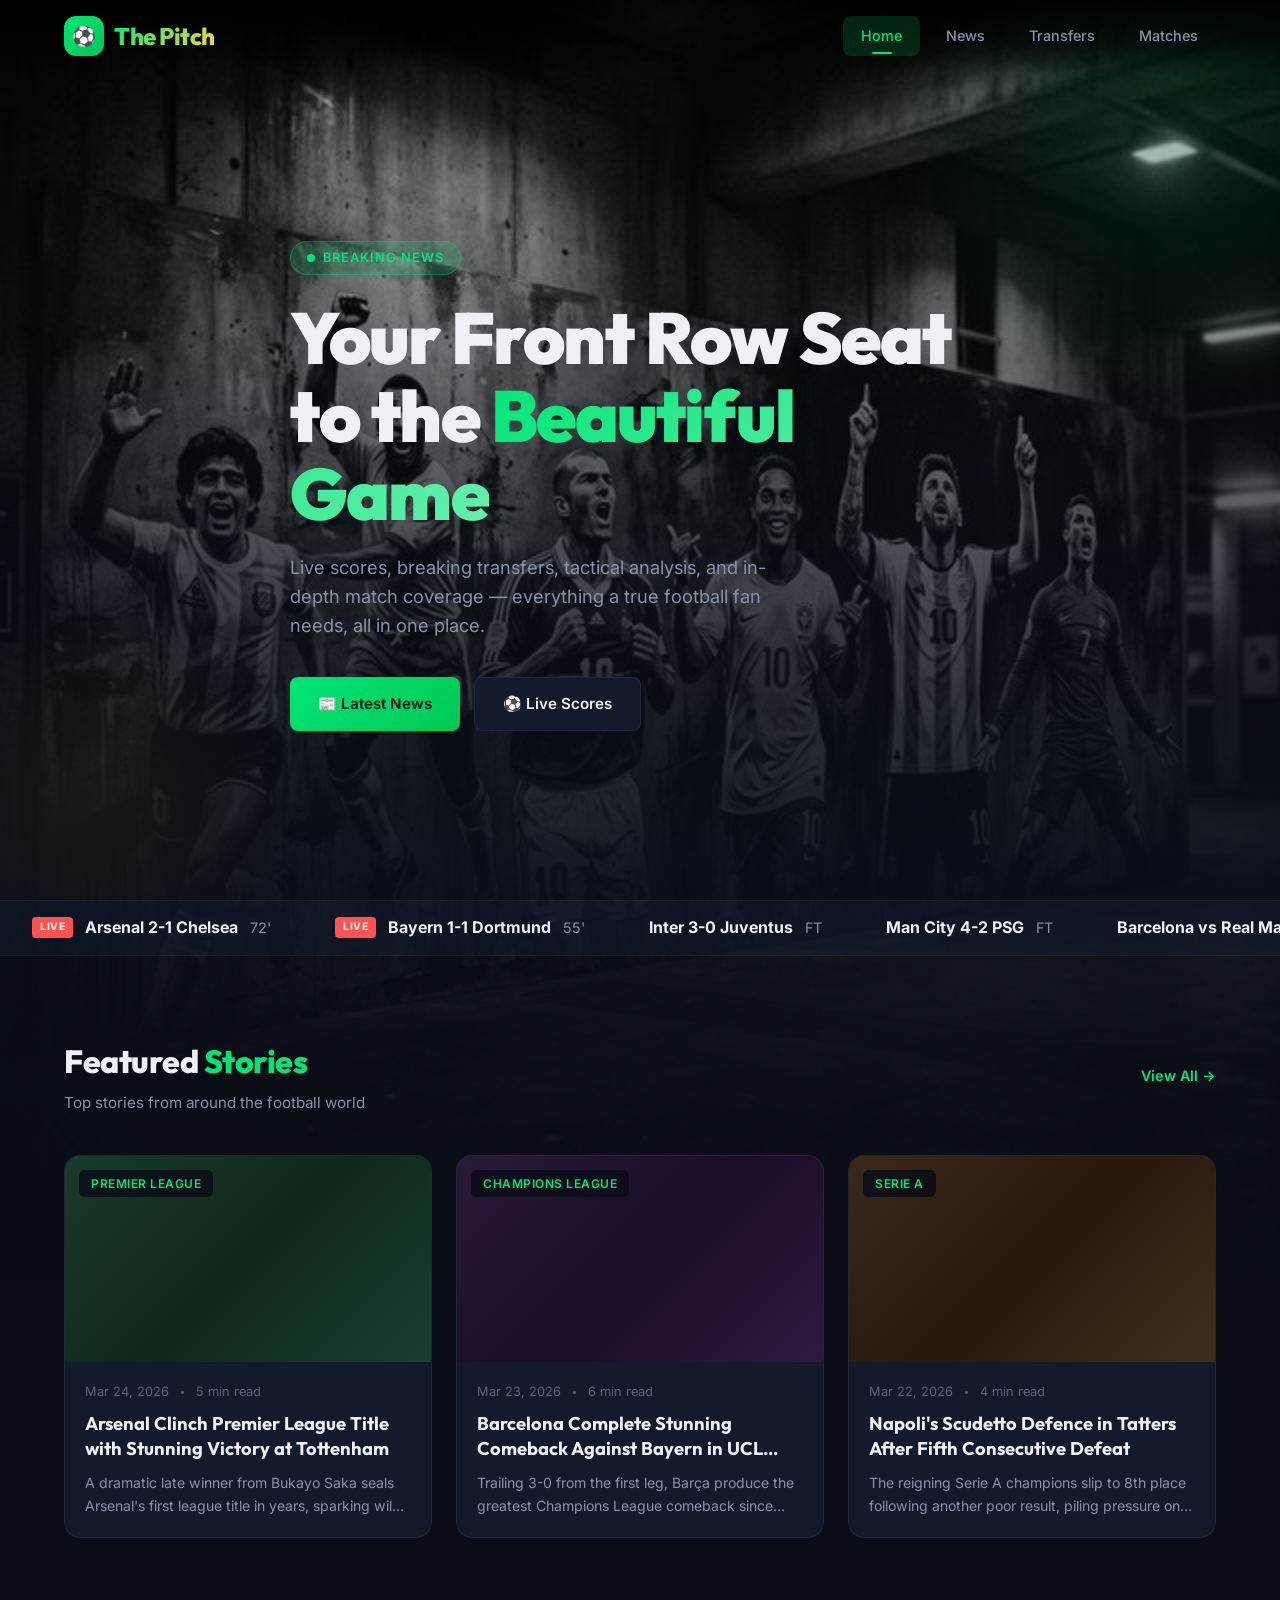
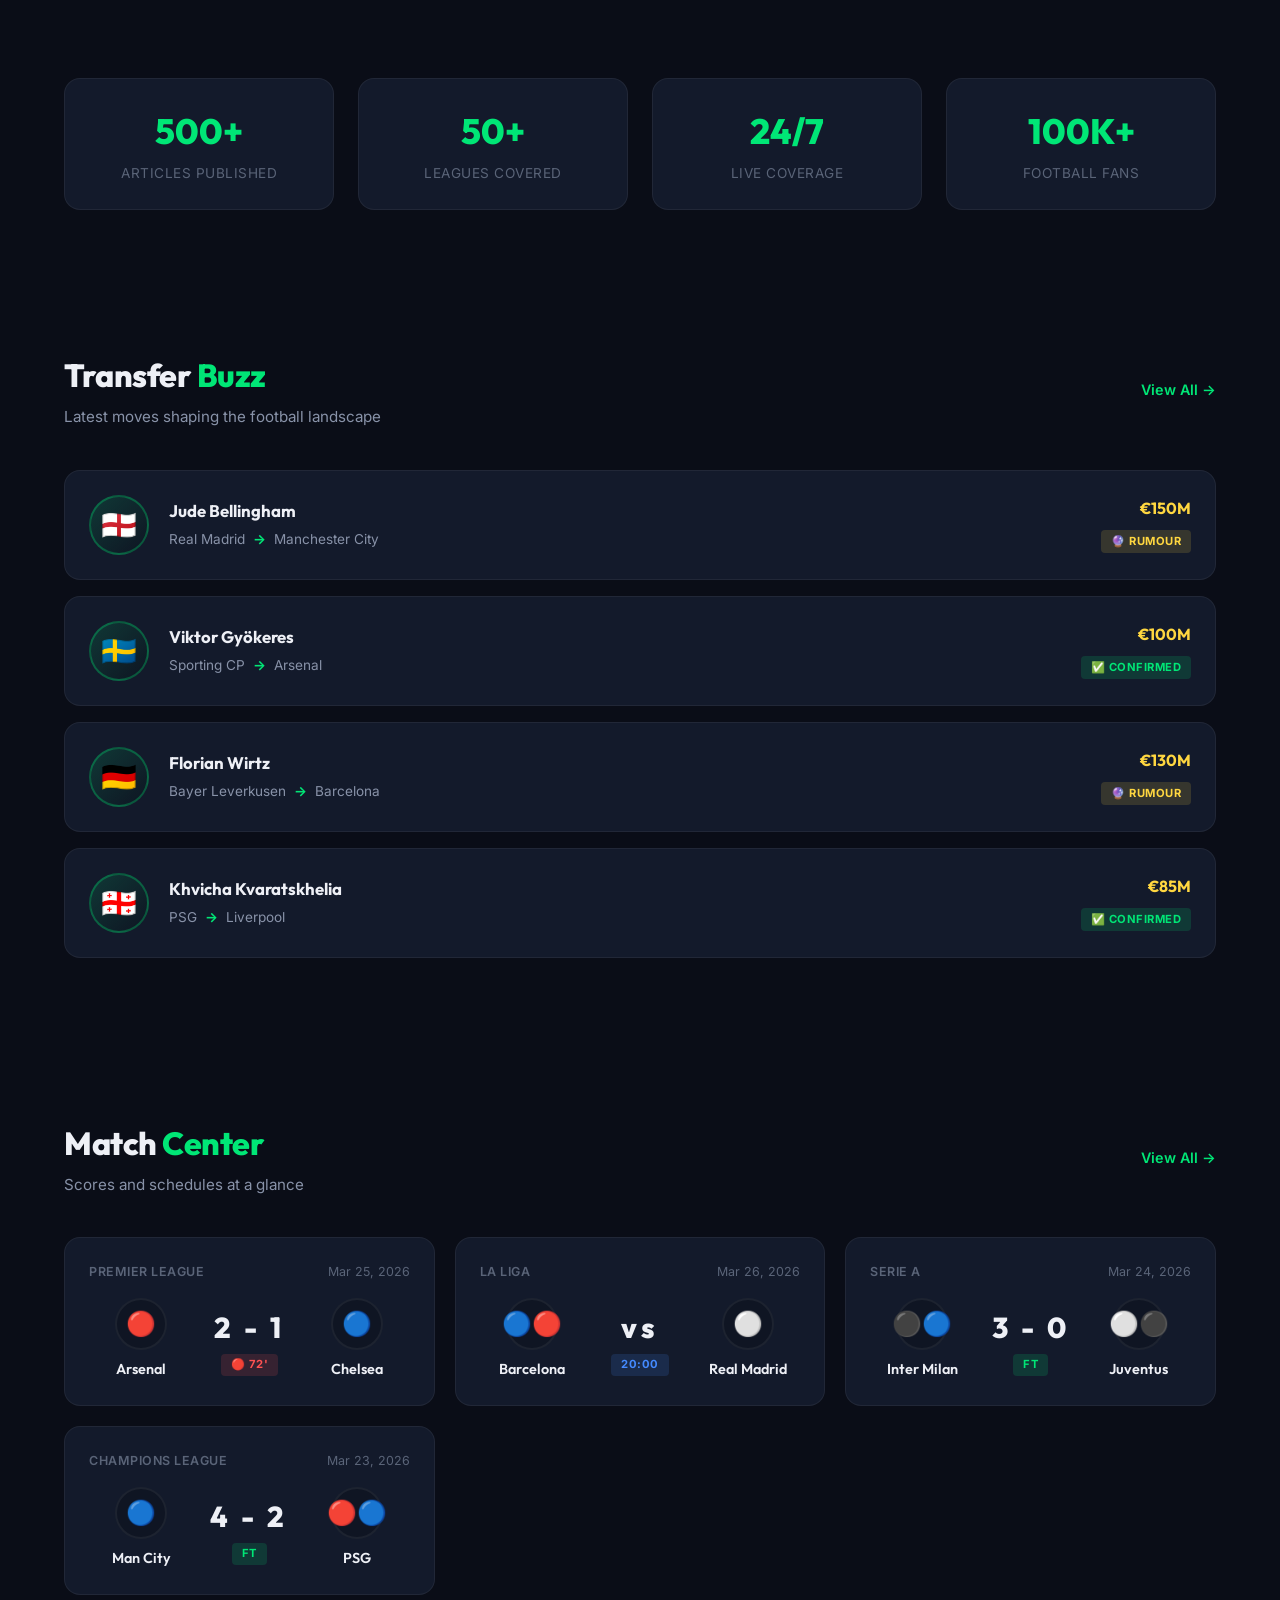
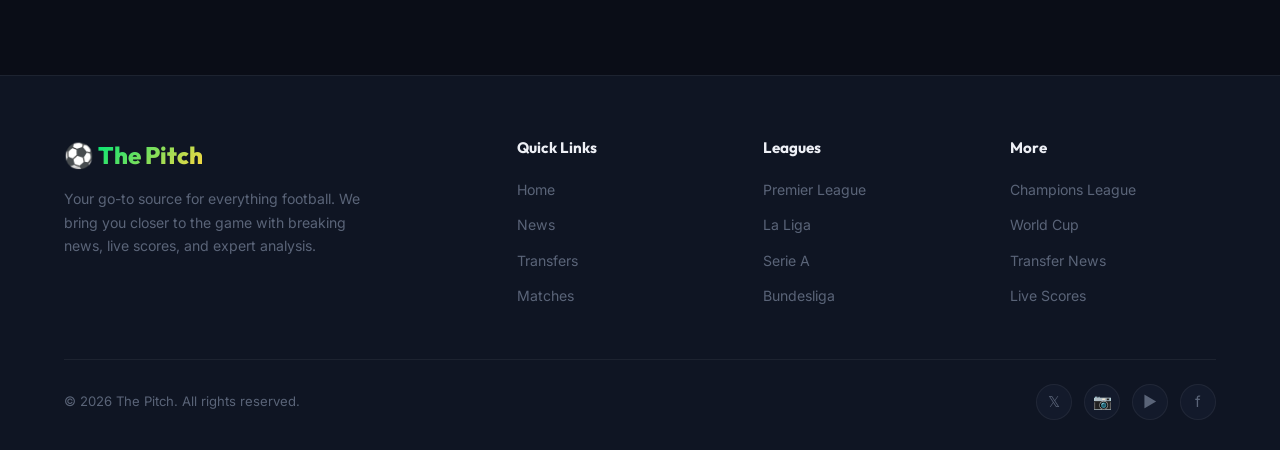
<file: index.html>
<!DOCTYPE html>
<html lang="en">
<head>
  <meta charset="UTF-8">
  <meta name="viewport" content="width=device-width, initial-scale=1.0">
  <meta name="description" content="The Pitch - Your ultimate football destination for live match updates, breaking news, transfer rumours, and everything from the beautiful game.">
  <title>The Pitch — Football News, Transfers & Match Updates</title>
  <link rel="stylesheet" href="css/styles.css">
  <link rel="icon" href="data:image/svg+xml,<svg xmlns='http://www.w3.org/2000/svg' viewBox='0 0 100 100'><text y='.9em' font-size='90'>⚽</text></svg>">
</head>
<body>
  <!-- Navigation -->
  <nav class="navbar" id="navbar">
    <div class="container">
      <a href="index.html" class="nav-logo">
        <div class="logo-icon">⚽</div>
        <span>The Pitch</span>
      </a>
      <div class="nav-links" id="navLinks">
        <a href="index.html" class="active">Home</a>
        <a href="news.html">News</a>
        <a href="transfers.html">Transfers</a>
        <a href="matches.html">Matches</a>
      </div>
      <button class="hamburger" id="hamburger" aria-label="Toggle menu">
        <span></span><span></span><span></span>
      </button>
    </div>
  </nav>

  <!-- Hero Section -->
  <section class="hero" id="hero">
    <div class="container">
      <div class="hero-content">
        <div class="hero-badge">
          <span class="pulse-dot"></span>
          Breaking News
        </div>
        <h1>Your Front Row Seat to the <span class="highlight">Beautiful Game</span></h1>
        <p>Live scores, breaking transfers, tactical analysis, and in-depth match coverage — everything a true football fan needs, all in one place.</p>
        <div class="hero-actions">
          <a href="news.html" class="btn btn-primary">📰 Latest News</a>
          <a href="matches.html" class="btn btn-secondary">⚽ Live Scores</a>
        </div>
      </div>
    </div>
  </section>

  <!-- Live Ticker -->
  <div class="live-ticker">
    <div class="ticker-wrap" id="ticker">
      <!-- Ticker items rendered by JS -->
    </div>
  </div>

  <!-- Featured Articles -->
  <section class="section" id="featured">
    <div class="container">
      <div class="section-header reveal">
        <div>
          <h2 class="section-title">Featured <span class="accent">Stories</span></h2>
          <p class="section-subtitle">Top stories from around the football world</p>
        </div>
        <a href="news.html" class="view-all">View All →</a>
      </div>
      <div class="card-grid" id="featuredGrid">
        <!-- Cards rendered by JS -->
      </div>
    </div>
  </section>

  <!-- Stats Bar -->
  <section class="section" style="padding: 20px 0;">
    <div class="container">
      <div class="stats-bar reveal">
        <div class="stat-item">
          <div class="stat-number">500+</div>
          <div class="stat-label">Articles Published</div>
        </div>
        <div class="stat-item">
          <div class="stat-number">50+</div>
          <div class="stat-label">Leagues Covered</div>
        </div>
        <div class="stat-item">
          <div class="stat-number">24/7</div>
          <div class="stat-label">Live Coverage</div>
        </div>
        <div class="stat-item">
          <div class="stat-number">100K+</div>
          <div class="stat-label">Football Fans</div>
        </div>
      </div>
    </div>
  </section>

  <!-- Transfer Buzz -->
  <section class="section" id="transferBuzz">
    <div class="container">
      <div class="section-header reveal">
        <div>
          <h2 class="section-title">Transfer <span class="accent">Buzz</span></h2>
          <p class="section-subtitle">Latest moves shaping the football landscape</p>
        </div>
        <a href="transfers.html" class="view-all">View All →</a>
      </div>
      <div class="transfer-list" id="homeTransfers">
        <!-- Transfer cards rendered by JS -->
      </div>
    </div>
  </section>

  <!-- Upcoming Matches -->
  <section class="section" id="upcomingMatches">
    <div class="container">
      <div class="section-header reveal">
        <div>
          <h2 class="section-title">Match <span class="accent">Center</span></h2>
          <p class="section-subtitle">Scores and schedules at a glance</p>
        </div>
        <a href="matches.html" class="view-all">View All →</a>
      </div>
      <div class="match-grid" id="homeMatches">
        <!-- Match cards rendered by JS -->
      </div>
    </div>
  </section>

  <!-- Footer -->
  <footer class="footer">
    <div class="container">
      <div class="footer-grid">
        <div class="footer-brand">
          <div class="footer-logo">⚽ <span>The Pitch</span></div>
          <p>Your go-to source for everything football. We bring you closer to the game with breaking news, live scores, and expert analysis.</p>
        </div>
        <div class="footer-col">
          <h4>Quick Links</h4>
          <ul>
            <li><a href="index.html">Home</a></li>
            <li><a href="news.html">News</a></li>
            <li><a href="transfers.html">Transfers</a></li>
            <li><a href="matches.html">Matches</a></li>
          </ul>
        </div>
        <div class="footer-col">
          <h4>Leagues</h4>
          <ul>
            <li><a href="news.html">Premier League</a></li>
            <li><a href="news.html">La Liga</a></li>
            <li><a href="news.html">Serie A</a></li>
            <li><a href="news.html">Bundesliga</a></li>
          </ul>
        </div>
        <div class="footer-col">
          <h4>More</h4>
          <ul>
            <li><a href="news.html">Champions League</a></li>
            <li><a href="news.html">World Cup</a></li>
            <li><a href="transfers.html">Transfer News</a></li>
            <li><a href="matches.html">Live Scores</a></li>
          </ul>
        </div>
      </div>
      <div class="footer-bottom">
        <p>© 2026 The Pitch. All rights reserved.</p>
        <div class="social-links">
          <a href="#" aria-label="Twitter">𝕏</a>
          <a href="#" aria-label="Instagram">📷</a>
          <a href="#" aria-label="YouTube">▶</a>
          <a href="#" aria-label="Facebook">f</a>
        </div>
      </div>
    </div>
  </footer>

  <script src="js/app.js"></script>
</body>
</html>
</file>
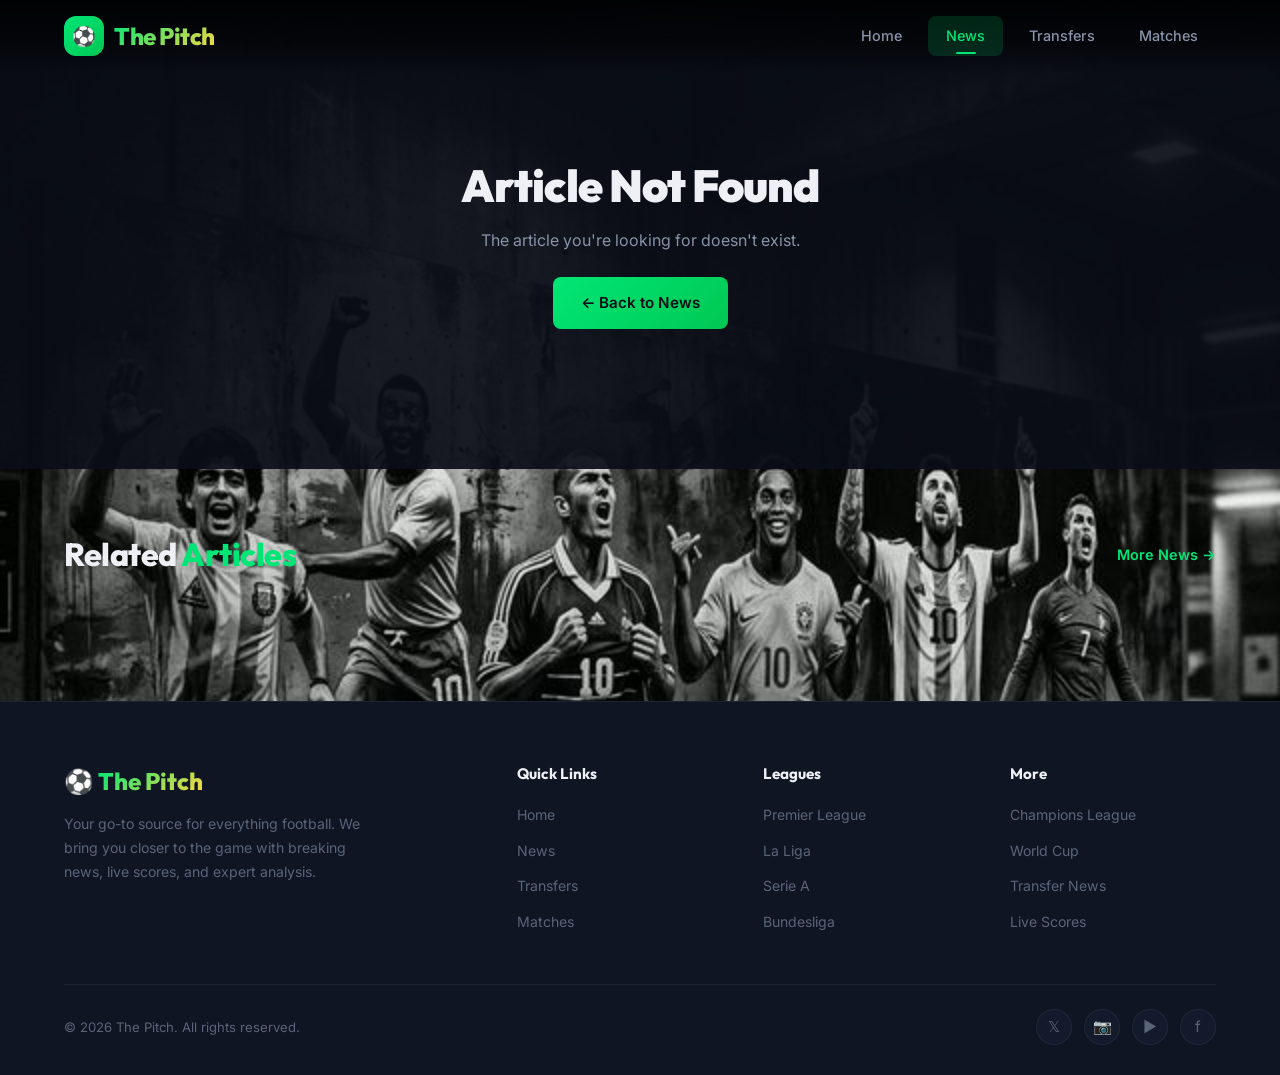
<file: article.html>
<!DOCTYPE html>
<html lang="en">
<head>
  <meta charset="UTF-8">
  <meta name="viewport" content="width=device-width, initial-scale=1.0">
  <meta name="description" content="Read the full article on The Pitch — your ultimate football news destination.">
  <title>Article — The Pitch</title>
  <link rel="stylesheet" href="css/styles.css">
  <link rel="icon" href="data:image/svg+xml,<svg xmlns='http://www.w3.org/2000/svg' viewBox='0 0 100 100'><text y='.9em' font-size='90'>⚽</text></svg>">
</head>
<body>
  <!-- Navigation -->
  <nav class="navbar" id="navbar">
    <div class="container">
      <a href="index.html" class="nav-logo">
        <div class="logo-icon">⚽</div>
        <span>The Pitch</span>
      </a>
      <div class="nav-links" id="navLinks">
        <a href="index.html">Home</a>
        <a href="news.html" class="active">News</a>
        <a href="transfers.html">Transfers</a>
        <a href="matches.html">Matches</a>
      </div>
      <button class="hamburger" id="hamburger" aria-label="Toggle menu">
        <span></span><span></span><span></span>
      </button>
    </div>
  </nav>

  <!-- Article Content -->
  <section class="section" style="padding-top: 100px;">
    <div class="container">
      <div class="article-content" id="articleContent">
        <!-- Rendered by JS based on URL params -->
      </div>
    </div>
  </section>

  <!-- Related Articles -->
  <section class="related-section">
    <div class="container">
      <div class="section-header">
        <div>
          <h2 class="section-title">Related <span class="accent">Articles</span></h2>
        </div>
        <a href="news.html" class="view-all">More News →</a>
      </div>
      <div class="card-grid" id="relatedGrid">
        <!-- Rendered by JS -->
      </div>
    </div>
  </section>

  <!-- Footer -->
  <footer class="footer">
    <div class="container">
      <div class="footer-grid">
        <div class="footer-brand">
          <div class="footer-logo">⚽ <span>The Pitch</span></div>
          <p>Your go-to source for everything football. We bring you closer to the game with breaking news, live scores, and expert analysis.</p>
        </div>
        <div class="footer-col">
          <h4>Quick Links</h4>
          <ul>
            <li><a href="index.html">Home</a></li>
            <li><a href="news.html">News</a></li>
            <li><a href="transfers.html">Transfers</a></li>
            <li><a href="matches.html">Matches</a></li>
          </ul>
        </div>
        <div class="footer-col">
          <h4>Leagues</h4>
          <ul>
            <li><a href="news.html">Premier League</a></li>
            <li><a href="news.html">La Liga</a></li>
            <li><a href="news.html">Serie A</a></li>
            <li><a href="news.html">Bundesliga</a></li>
          </ul>
        </div>
        <div class="footer-col">
          <h4>More</h4>
          <ul>
            <li><a href="news.html">Champions League</a></li>
            <li><a href="news.html">World Cup</a></li>
            <li><a href="transfers.html">Transfer News</a></li>
            <li><a href="matches.html">Live Scores</a></li>
          </ul>
        </div>
      </div>
      <div class="footer-bottom">
        <p>© 2026 The Pitch. All rights reserved.</p>
        <div class="social-links">
          <a href="#" aria-label="Twitter">𝕏</a>
          <a href="#" aria-label="Instagram">📷</a>
          <a href="#" aria-label="YouTube">▶</a>
          <a href="#" aria-label="Facebook">f</a>
        </div>
      </div>
    </div>
  </footer>

  <script src="js/app.js"></script>
</body>
</html>
</file>
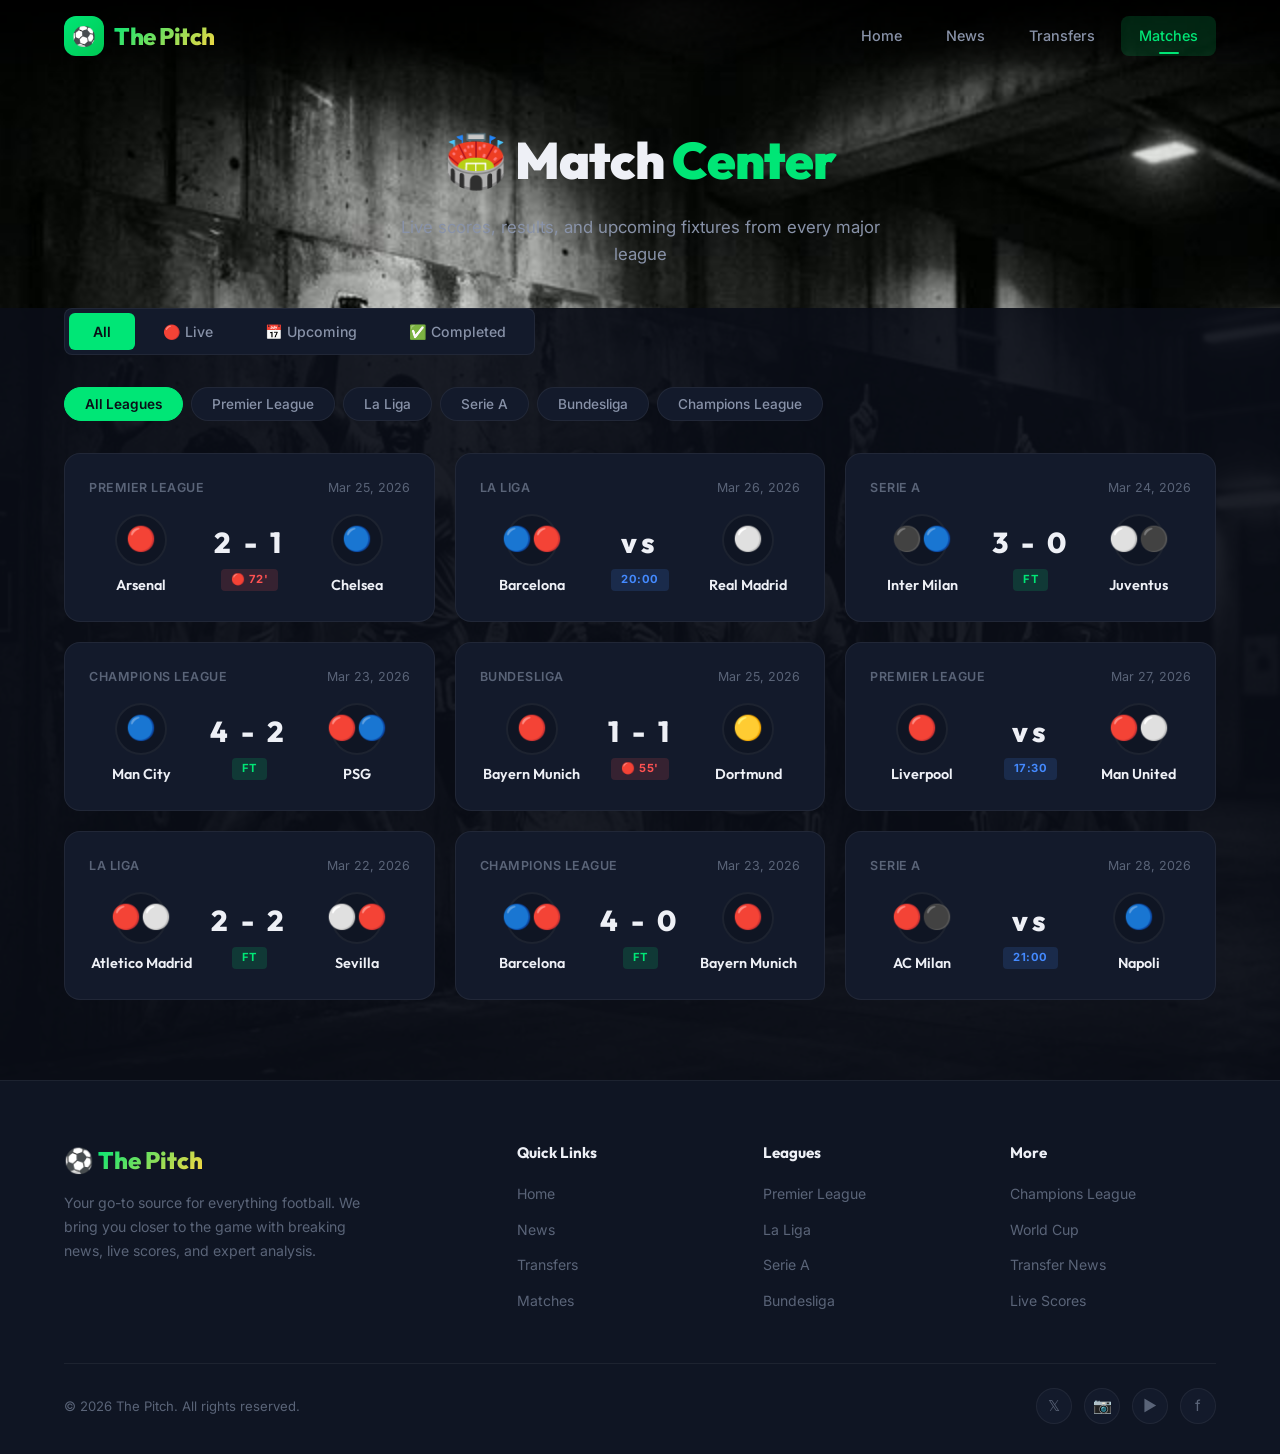
<file: matches.html>
<!DOCTYPE html>
<html lang="en">
<head>
  <meta charset="UTF-8">
  <meta name="viewport" content="width=device-width, initial-scale=1.0">
  <meta name="description" content="Live football scores, match results, and upcoming fixtures. Track every game across all major leagues with The Pitch.">
  <title>Match Center — The Pitch</title>
  <link rel="stylesheet" href="css/styles.css">
  <link rel="icon" href="data:image/svg+xml,<svg xmlns='http://www.w3.org/2000/svg' viewBox='0 0 100 100'><text y='.9em' font-size='90'>⚽</text></svg>">
</head>
<body>
  <!-- Navigation -->
  <nav class="navbar" id="navbar">
    <div class="container">
      <a href="index.html" class="nav-logo">
        <div class="logo-icon">⚽</div>
        <span>The Pitch</span>
      </a>
      <div class="nav-links" id="navLinks">
        <a href="index.html">Home</a>
        <a href="news.html">News</a>
        <a href="transfers.html">Transfers</a>
        <a href="matches.html" class="active">Matches</a>
      </div>
      <button class="hamburger" id="hamburger" aria-label="Toggle menu">
        <span></span><span></span><span></span>
      </button>
    </div>
  </nav>

  <!-- Page Header -->
  <div class="page-header">
    <div class="container">
      <h1>🏟️ Match <span class="text-green">Center</span></h1>
      <p>Live scores, results, and upcoming fixtures from every major league</p>
    </div>
  </div>

  <!-- Matches Content -->
  <section class="section" style="padding-top: 0;">
    <div class="container">
      <!-- Match Tabs -->
      <div class="tabs reveal" id="matchTabs">
        <button class="tab-btn active" data-filter="all">All</button>
        <button class="tab-btn" data-filter="live">🔴 Live</button>
        <button class="tab-btn" data-filter="upcoming">📅 Upcoming</button>
        <button class="tab-btn" data-filter="completed">✅ Completed</button>
      </div>

      <!-- League Filters -->
      <div class="filter-bar reveal" id="leagueFilters">
        <button class="filter-btn active" data-filter="all">All Leagues</button>
        <button class="filter-btn" data-filter="premier-league">Premier League</button>
        <button class="filter-btn" data-filter="la-liga">La Liga</button>
        <button class="filter-btn" data-filter="serie-a">Serie A</button>
        <button class="filter-btn" data-filter="bundesliga">Bundesliga</button>
        <button class="filter-btn" data-filter="champions-league">Champions League</button>
      </div>

      <!-- Match Grid -->
      <div class="match-grid" id="matchGrid">
        <!-- Match cards rendered by JS -->
      </div>
    </div>
  </section>

  <!-- Footer -->
  <footer class="footer">
    <div class="container">
      <div class="footer-grid">
        <div class="footer-brand">
          <div class="footer-logo">⚽ <span>The Pitch</span></div>
          <p>Your go-to source for everything football. We bring you closer to the game with breaking news, live scores, and expert analysis.</p>
        </div>
        <div class="footer-col">
          <h4>Quick Links</h4>
          <ul>
            <li><a href="index.html">Home</a></li>
            <li><a href="news.html">News</a></li>
            <li><a href="transfers.html">Transfers</a></li>
            <li><a href="matches.html">Matches</a></li>
          </ul>
        </div>
        <div class="footer-col">
          <h4>Leagues</h4>
          <ul>
            <li><a href="news.html">Premier League</a></li>
            <li><a href="news.html">La Liga</a></li>
            <li><a href="news.html">Serie A</a></li>
            <li><a href="news.html">Bundesliga</a></li>
          </ul>
        </div>
        <div class="footer-col">
          <h4>More</h4>
          <ul>
            <li><a href="news.html">Champions League</a></li>
            <li><a href="news.html">World Cup</a></li>
            <li><a href="transfers.html">Transfer News</a></li>
            <li><a href="matches.html">Live Scores</a></li>
          </ul>
        </div>
      </div>
      <div class="footer-bottom">
        <p>© 2026 The Pitch. All rights reserved.</p>
        <div class="social-links">
          <a href="#" aria-label="Twitter">𝕏</a>
          <a href="#" aria-label="Instagram">📷</a>
          <a href="#" aria-label="YouTube">▶</a>
          <a href="#" aria-label="Facebook">f</a>
        </div>
      </div>
    </div>
  </footer>

  <script src="js/app.js"></script>
</body>
</html>
</file>
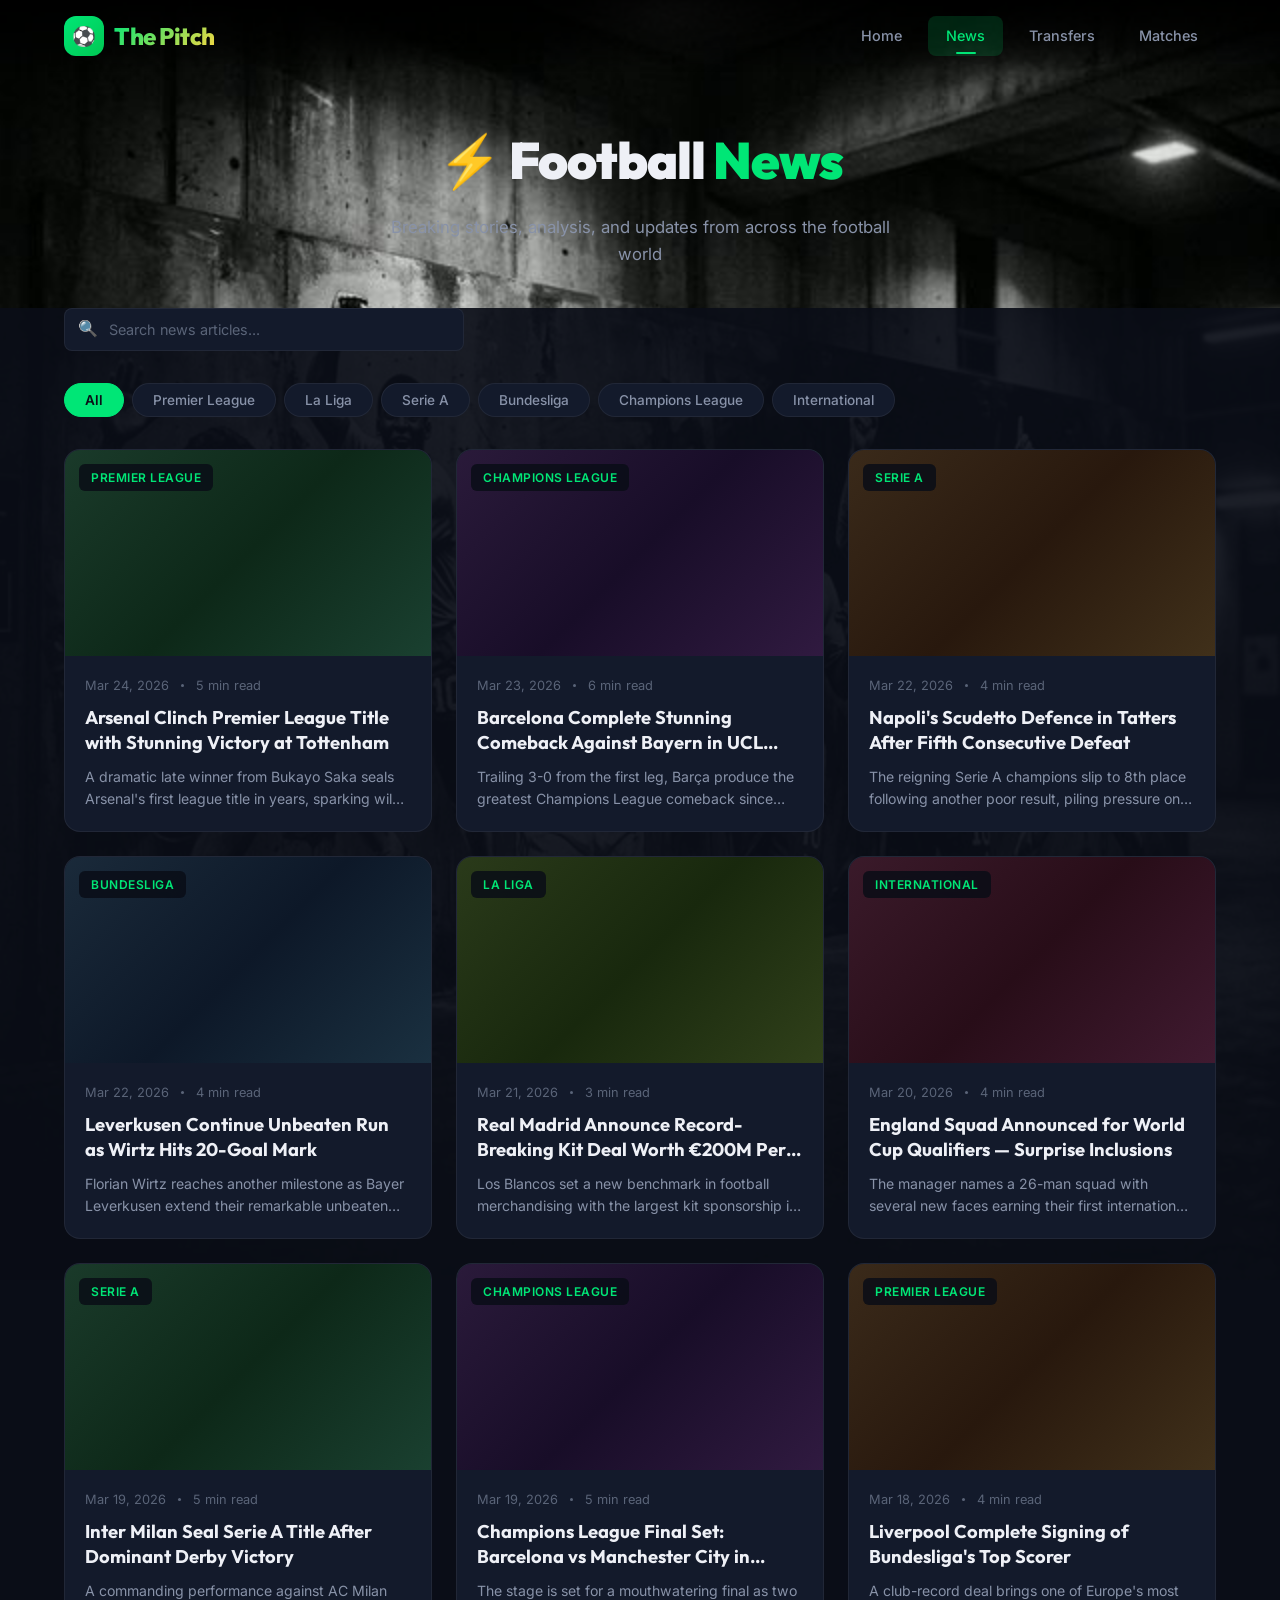
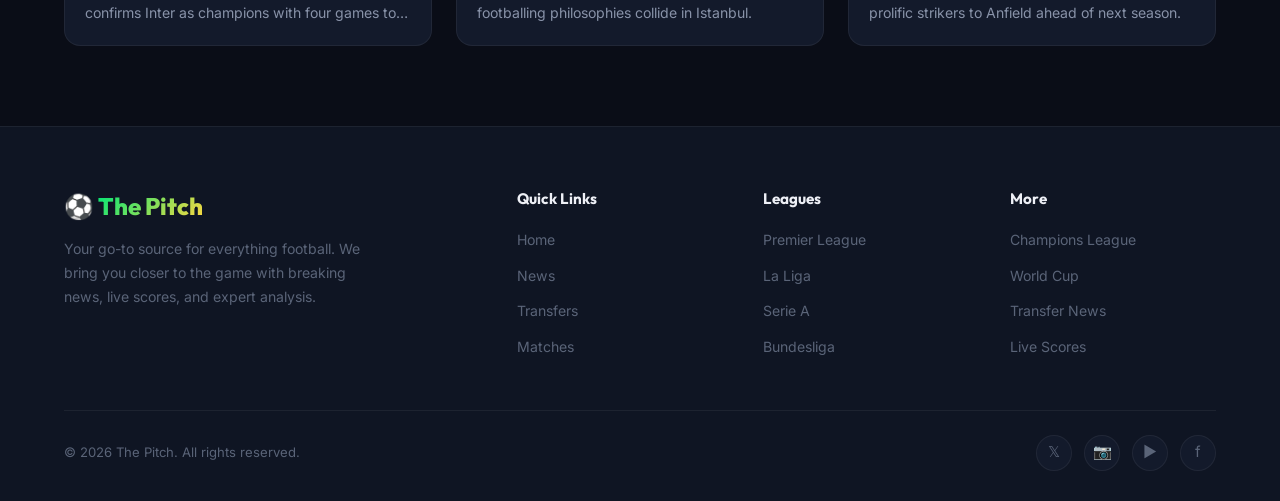
<file: news.html>
<!DOCTYPE html>
<html lang="en">
<head>
  <meta charset="UTF-8">
  <meta name="viewport" content="width=device-width, initial-scale=1.0">
  <meta name="description" content="Latest football news from Premier League, La Liga, Serie A, Champions League, and more. Stay updated with The Pitch.">
  <title>Football News — The Pitch</title>
  <link rel="stylesheet" href="css/styles.css">
  <link rel="icon" href="data:image/svg+xml,<svg xmlns='http://www.w3.org/2000/svg' viewBox='0 0 100 100'><text y='.9em' font-size='90'>⚽</text></svg>">
</head>
<body>
  <!-- Navigation -->
  <nav class="navbar" id="navbar">
    <div class="container">
      <a href="index.html" class="nav-logo">
        <div class="logo-icon">⚽</div>
        <span>The Pitch</span>
      </a>
      <div class="nav-links" id="navLinks">
        <a href="index.html">Home</a>
        <a href="news.html" class="active">News</a>
        <a href="transfers.html">Transfers</a>
        <a href="matches.html">Matches</a>
      </div>
      <button class="hamburger" id="hamburger" aria-label="Toggle menu">
        <span></span><span></span><span></span>
      </button>
    </div>
  </nav>

  <!-- Page Header -->
  <div class="page-header">
    <div class="container">
      <h1>⚡ Football <span class="text-green">News</span></h1>
      <p>Breaking stories, analysis, and updates from across the football world</p>
    </div>
  </div>

  <!-- News Content -->
  <section class="section" style="padding-top: 0;">
    <div class="container">
      <!-- Search -->
      <div class="search-bar reveal">
        <span class="search-icon">🔍</span>
        <input type="text" id="newsSearch" placeholder="Search news articles..." autocomplete="off">
      </div>

      <!-- Category Filters -->
      <div class="filter-bar reveal" id="newsFilters">
        <button class="filter-btn active" data-filter="all">All</button>
        <button class="filter-btn" data-filter="premier-league">Premier League</button>
        <button class="filter-btn" data-filter="la-liga">La Liga</button>
        <button class="filter-btn" data-filter="serie-a">Serie A</button>
        <button class="filter-btn" data-filter="bundesliga">Bundesliga</button>
        <button class="filter-btn" data-filter="champions-league">Champions League</button>
        <button class="filter-btn" data-filter="international">International</button>
      </div>

      <!-- News Grid -->
      <div class="card-grid" id="newsGrid">
        <!-- Cards rendered by JS -->
      </div>
    </div>
  </section>

  <!-- Footer -->
  <footer class="footer">
    <div class="container">
      <div class="footer-grid">
        <div class="footer-brand">
          <div class="footer-logo">⚽ <span>The Pitch</span></div>
          <p>Your go-to source for everything football. We bring you closer to the game with breaking news, live scores, and expert analysis.</p>
        </div>
        <div class="footer-col">
          <h4>Quick Links</h4>
          <ul>
            <li><a href="index.html">Home</a></li>
            <li><a href="news.html">News</a></li>
            <li><a href="transfers.html">Transfers</a></li>
            <li><a href="matches.html">Matches</a></li>
          </ul>
        </div>
        <div class="footer-col">
          <h4>Leagues</h4>
          <ul>
            <li><a href="news.html">Premier League</a></li>
            <li><a href="news.html">La Liga</a></li>
            <li><a href="news.html">Serie A</a></li>
            <li><a href="news.html">Bundesliga</a></li>
          </ul>
        </div>
        <div class="footer-col">
          <h4>More</h4>
          <ul>
            <li><a href="news.html">Champions League</a></li>
            <li><a href="news.html">World Cup</a></li>
            <li><a href="transfers.html">Transfer News</a></li>
            <li><a href="matches.html">Live Scores</a></li>
          </ul>
        </div>
      </div>
      <div class="footer-bottom">
        <p>© 2026 The Pitch. All rights reserved.</p>
        <div class="social-links">
          <a href="#" aria-label="Twitter">𝕏</a>
          <a href="#" aria-label="Instagram">📷</a>
          <a href="#" aria-label="YouTube">▶</a>
          <a href="#" aria-label="Facebook">f</a>
        </div>
      </div>
    </div>
  </footer>

  <script src="js/app.js"></script>
</body>
</html>
</file>
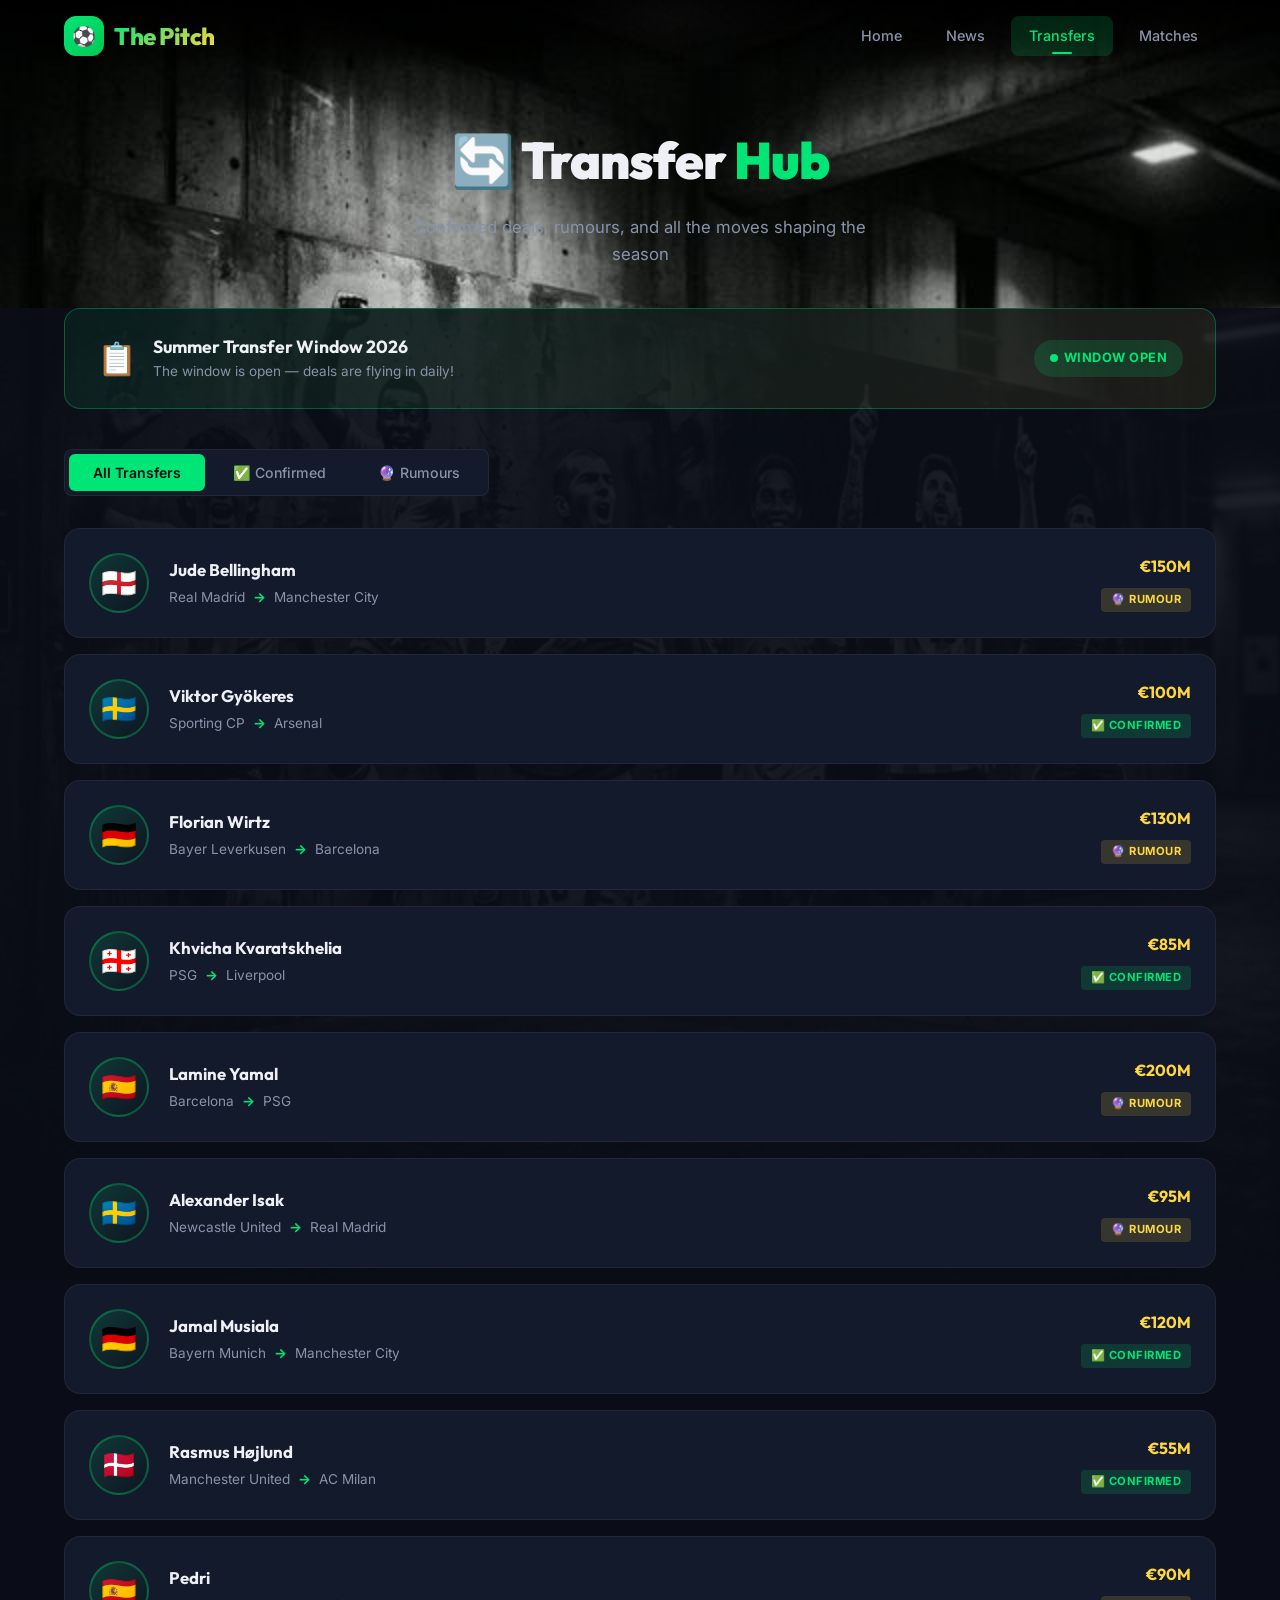
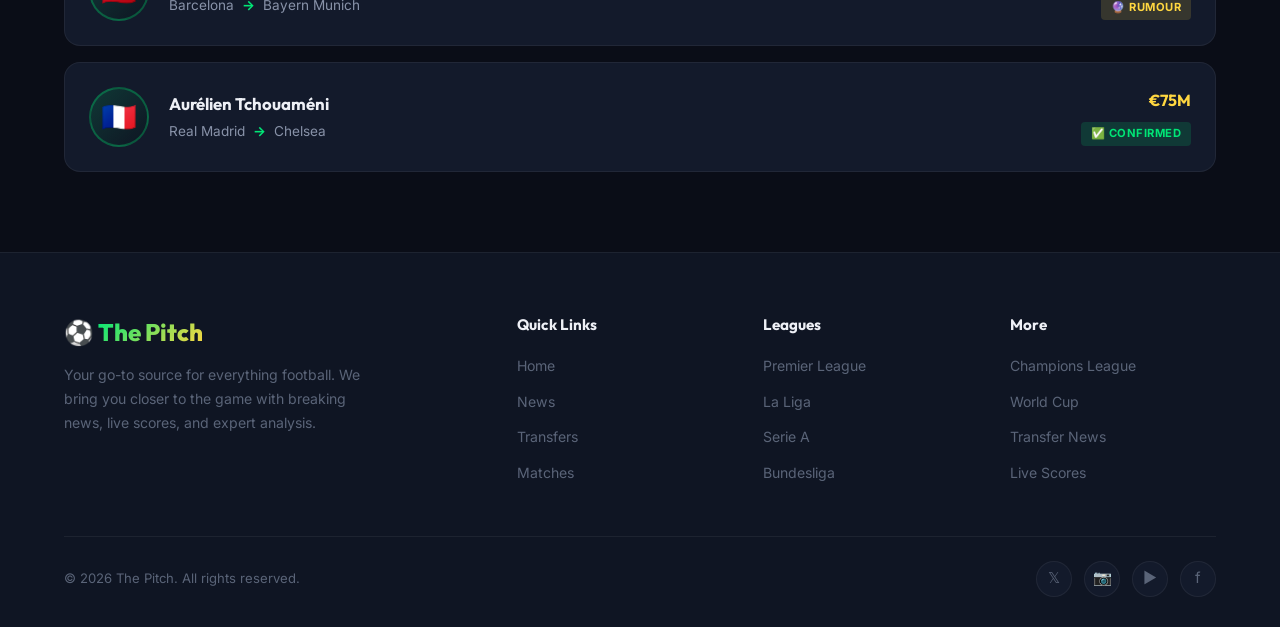
<file: transfers.html>
<!DOCTYPE html>
<html lang="en">
<head>
  <meta charset="UTF-8">
  <meta name="viewport" content="width=device-width, initial-scale=1.0">
  <meta name="description" content="Latest football transfer news, confirmed deals, and rumours. Track every move in the transfer window with The Pitch.">
  <title>Transfer News — The Pitch</title>
  <link rel="stylesheet" href="css/styles.css">
  <link rel="icon" href="data:image/svg+xml,<svg xmlns='http://www.w3.org/2000/svg' viewBox='0 0 100 100'><text y='.9em' font-size='90'>⚽</text></svg>">
</head>
<body>
  <!-- Navigation -->
  <nav class="navbar" id="navbar">
    <div class="container">
      <a href="index.html" class="nav-logo">
        <div class="logo-icon">⚽</div>
        <span>The Pitch</span>
      </a>
      <div class="nav-links" id="navLinks">
        <a href="index.html">Home</a>
        <a href="news.html">News</a>
        <a href="transfers.html" class="active">Transfers</a>
        <a href="matches.html">Matches</a>
      </div>
      <button class="hamburger" id="hamburger" aria-label="Toggle menu">
        <span></span><span></span><span></span>
      </button>
    </div>
  </nav>

  <!-- Page Header -->
  <div class="page-header">
    <div class="container">
      <h1>🔄 Transfer <span class="text-green">Hub</span></h1>
      <p>Confirmed deals, rumours, and all the moves shaping the season</p>
    </div>
  </div>

  <!-- Transfers Content -->
  <section class="section" style="padding-top: 0;">
    <div class="container">
      <!-- Transfer Window Banner -->
      <div class="transfer-banner reveal">
        <div class="banner-content">
          <span class="banner-icon">📋</span>
          <div>
            <h3>Summer Transfer Window 2026</h3>
            <p>The window is open — deals are flying in daily!</p>
          </div>
        </div>
        <div class="window-status">
          <span class="status-dot"></span>
          Window Open
        </div>
      </div>

      <!-- Filter Tabs -->
      <div class="tabs reveal" id="transferTabs">
        <button class="tab-btn active" data-filter="all">All Transfers</button>
        <button class="tab-btn" data-filter="confirmed">✅ Confirmed</button>
        <button class="tab-btn" data-filter="rumour">🔮 Rumours</button>
      </div>

      <!-- Transfer List -->
      <div class="transfer-list" id="transferList">
        <!-- Transfer cards rendered by JS -->
      </div>
    </div>
  </section>

  <!-- Footer -->
  <footer class="footer">
    <div class="container">
      <div class="footer-grid">
        <div class="footer-brand">
          <div class="footer-logo">⚽ <span>The Pitch</span></div>
          <p>Your go-to source for everything football. We bring you closer to the game with breaking news, live scores, and expert analysis.</p>
        </div>
        <div class="footer-col">
          <h4>Quick Links</h4>
          <ul>
            <li><a href="index.html">Home</a></li>
            <li><a href="news.html">News</a></li>
            <li><a href="transfers.html">Transfers</a></li>
            <li><a href="matches.html">Matches</a></li>
          </ul>
        </div>
        <div class="footer-col">
          <h4>Leagues</h4>
          <ul>
            <li><a href="news.html">Premier League</a></li>
            <li><a href="news.html">La Liga</a></li>
            <li><a href="news.html">Serie A</a></li>
            <li><a href="news.html">Bundesliga</a></li>
          </ul>
        </div>
        <div class="footer-col">
          <h4>More</h4>
          <ul>
            <li><a href="news.html">Champions League</a></li>
            <li><a href="news.html">World Cup</a></li>
            <li><a href="transfers.html">Transfer News</a></li>
            <li><a href="matches.html">Live Scores</a></li>
          </ul>
        </div>
      </div>
      <div class="footer-bottom">
        <p>© 2026 The Pitch. All rights reserved.</p>
        <div class="social-links">
          <a href="#" aria-label="Twitter">𝕏</a>
          <a href="#" aria-label="Instagram">📷</a>
          <a href="#" aria-label="YouTube">▶</a>
          <a href="#" aria-label="Facebook">f</a>
        </div>
      </div>
    </div>
  </footer>

  <script src="js/app.js"></script>
</body>
</html>
</file>
<file: css/styles.css>
/* ==============================
   THE PITCH - Football Website
   Design System & Global Styles
   ============================== */

@import url('https://fonts.googleapis.com/css2?family=Outfit:wght@300;400;500;600;700;800;900&family=Inter:wght@300;400;500;600;700&display=swap');

/* --- CSS Variables --- */
:root {
  /* Colors */
  --bg-primary: #0a0e17;
  --bg-secondary: #0f1523;
  --bg-card: #131a2b;
  --bg-card-hover: #1a2340;
  --bg-surface: rgba(19, 26, 43, 0.7);
  --bg-glass: rgba(19, 26, 43, 0.5);

  --accent-green: #00e676;
  --accent-green-dim: rgba(0, 230, 118, 0.15);
  --accent-green-glow: rgba(0, 230, 118, 0.3);
  --accent-gold: #ffd740;
  --accent-gold-dim: rgba(255, 215, 64, 0.15);
  --accent-red: #ff5252;
  --accent-red-dim: rgba(255, 82, 82, 0.15);
  --accent-blue: #448aff;
  --accent-blue-dim: rgba(68, 138, 255, 0.15);

  --text-primary: #eef0f6;
  --text-secondary: #8892a8;
  --text-muted: #5a6478;

  --border-color: rgba(255, 255, 255, 0.06);
  --border-glow: rgba(0, 230, 118, 0.2);

  /* Typography */
  --font-heading: 'Outfit', sans-serif;
  --font-body: 'Inter', sans-serif;

  /* Spacing */
  --section-padding: 80px 0;
  --container-max: 1200px;
  --card-radius: 16px;
  --radius-sm: 8px;
  --radius-xs: 6px;

  /* Transitions */
  --transition-fast: 0.2s ease;
  --transition-med: 0.35s cubic-bezier(0.4, 0, 0.2, 1);
  --transition-slow: 0.5s cubic-bezier(0.4, 0, 0.2, 1);
}

/* --- Reset --- */
*, *::before, *::after {
  margin: 0;
  padding: 0;
  box-sizing: border-box;
}

html {
  scroll-behavior: smooth;
  scrollbar-width: thin;
  scrollbar-color: var(--accent-green) var(--bg-secondary);
  cursor: url('../images/brazuca-cursor.svg') 16 16, auto;
}

body {
  font-family: var(--font-body);
  background: var(--bg-primary);
  background-image: url('../images/legends-mural.png');
  background-size: cover;
  background-position: center top;
  background-repeat: no-repeat;
  background-attachment: fixed;
  color: var(--text-primary);
  line-height: 1.6;
  overflow-x: hidden;
  -webkit-font-smoothing: antialiased;
}

a {
  color: inherit;
  text-decoration: none;
  cursor: url('../images/brazuca-cursor-pointer.svg') 16 16, pointer;
}

ul, ol { list-style: none; }
img { max-width: 100%; display: block; }
button { cursor: url('../images/brazuca-cursor-pointer.svg') 16 16, pointer; border: none; font-family: inherit; }

/* Brazuca ball cursor for all interactive elements */
a, button, .card, .match-card, .transfer-card, .filter-btn, .tab-btn, .nav-logo, input {
  cursor: url('../images/brazuca-cursor-pointer.svg') 16 16, pointer;
}

/* --- Scrollbar --- */
::-webkit-scrollbar { width: 6px; }
::-webkit-scrollbar-track { background: var(--bg-secondary); }
::-webkit-scrollbar-thumb { background: var(--accent-green); border-radius: 3px; }

/* --- Container --- */
.container {
  max-width: var(--container-max);
  margin: 0 auto;
  padding: 0 24px;
}

/* ==============================
   NAVIGATION
   ============================== */
.navbar {
  position: fixed;
  top: 0;
  left: 0;
  right: 0;
  z-index: 1000;
  padding: 0 24px;
  transition: var(--transition-med);
  background: linear-gradient(180deg, rgba(0, 0, 0, 0.85) 0%, rgba(0, 0, 0, 0.5) 60%, transparent 100%);
}

.navbar.scrolled {
  background: rgba(10, 14, 23, 0.92);
  backdrop-filter: blur(20px);
  -webkit-backdrop-filter: blur(20px);
  border-bottom: 1px solid var(--border-color);
}

.navbar .container {
  display: flex;
  align-items: center;
  justify-content: space-between;
  height: 72px;
}

.nav-logo {
  display: flex;
  align-items: center;
  gap: 10px;
  font-family: var(--font-heading);
  font-weight: 800;
  font-size: 1.5rem;
  letter-spacing: -0.5px;
}

.nav-logo .logo-icon {
  width: 40px;
  height: 40px;
  background: linear-gradient(135deg, var(--accent-green), #00c853);
  border-radius: 12px;
  display: flex;
  align-items: center;
  justify-content: center;
  font-size: 1.2rem;
}

.nav-logo span {
  background: linear-gradient(135deg, var(--accent-green), var(--accent-gold));
  -webkit-background-clip: text;
  -webkit-text-fill-color: transparent;
  background-clip: text;
}

.nav-links {
  display: flex;
  align-items: center;
  gap: 8px;
}

.nav-links a {
  padding: 8px 18px;
  border-radius: var(--radius-sm);
  font-size: 0.9rem;
  font-weight: 500;
  color: var(--text-secondary);
  transition: var(--transition-fast);
  position: relative;
}

.nav-links a:hover,
.nav-links a.active {
  color: var(--accent-green);
  background: var(--accent-green-dim);
}

.nav-links a.active::after {
  content: '';
  position: absolute;
  bottom: 2px;
  left: 50%;
  transform: translateX(-50%);
  width: 20px;
  height: 2px;
  background: var(--accent-green);
  border-radius: 2px;
}

/* Hamburger */
.hamburger {
  display: none;
  flex-direction: column;
  gap: 5px;
  background: none;
  padding: 8px;
}

.hamburger span {
  width: 24px;
  height: 2px;
  background: var(--text-primary);
  border-radius: 2px;
  transition: var(--transition-fast);
}

.hamburger.active span:nth-child(1) {
  transform: rotate(45deg) translate(5px, 5px);
}

.hamburger.active span:nth-child(2) {
  opacity: 0;
}

.hamburger.active span:nth-child(3) {
  transform: rotate(-45deg) translate(5px, -5px);
}

/* Mobile Nav */
@media (max-width: 768px) {
  .hamburger { display: flex; }

  .nav-links {
    position: fixed;
    top: 72px;
    left: 0;
    right: 0;
    background: rgba(10, 14, 23, 0.97);
    backdrop-filter: blur(20px);
    flex-direction: column;
    padding: 24px;
    gap: 4px;
    transform: translateY(-120%);
    transition: var(--transition-med);
    border-bottom: 1px solid var(--border-color);
  }

  .nav-links.open {
    transform: translateY(0);
  }

  .nav-links a {
    width: 100%;
    padding: 14px 18px;
    font-size: 1rem;
  }
}

/* ==============================
   HERO SECTION
   ============================== */
.hero {
  position: relative;
  min-height: 100vh;
  display: flex;
  align-items: center;
  padding-top: 72px;
  overflow: hidden;
  background: linear-gradient(180deg, transparent 0%, rgba(10, 14, 23, 0.6) 50%, rgba(10, 14, 23, 0.95) 100%);
}

.hero::before {
  content: '';
  position: absolute;
  top: -200px;
  right: -200px;
  width: 600px;
  height: 600px;
  background: radial-gradient(circle, var(--accent-green-glow) 0%, transparent 70%);
  opacity: 0.4;
  animation: pulse 6s ease-in-out infinite;
}

.hero::after {
  content: '';
  position: absolute;
  bottom: -100px;
  left: -100px;
  width: 400px;
  height: 400px;
  background: radial-gradient(circle, rgba(255, 215, 64, 0.1) 0%, transparent 70%);
  opacity: 0.5;
  animation: pulse 8s ease-in-out infinite reverse;
}

@keyframes pulse {
  0%, 100% { transform: scale(1); opacity: 0.4; }
  50% { transform: scale(1.15); opacity: 0.6; }
}

.hero-content {
  position: relative;
  z-index: 2;
  max-width: 700px;
}

.hero-badge {
  display: inline-flex;
  align-items: center;
  gap: 8px;
  background: var(--accent-green-dim);
  border: 1px solid var(--accent-green-glow);
  color: var(--accent-green);
  padding: 6px 16px;
  border-radius: 50px;
  font-size: 0.8rem;
  font-weight: 600;
  text-transform: uppercase;
  letter-spacing: 1px;
  margin-bottom: 24px;
  animation: fadeInUp 0.6s ease-out;
}

.hero-badge .pulse-dot {
  width: 8px;
  height: 8px;
  background: var(--accent-green);
  border-radius: 50%;
  animation: blink 1.5s infinite;
}

@keyframes blink {
  0%, 100% { opacity: 1; }
  50% { opacity: 0.3; }
}

.hero h1 {
  font-family: var(--font-heading);
  font-size: clamp(2.8rem, 6vw, 4.5rem);
  font-weight: 900;
  line-height: 1.08;
  letter-spacing: -1.5px;
  margin-bottom: 20px;
  animation: fadeInUp 0.6s ease-out 0.1s both;
}

.hero h1 .highlight {
  background: linear-gradient(135deg, var(--accent-green), #69f0ae);
  -webkit-background-clip: text;
  -webkit-text-fill-color: transparent;
  background-clip: text;
}

.hero p {
  font-size: 1.15rem;
  color: var(--text-secondary);
  max-width: 520px;
  margin-bottom: 36px;
  animation: fadeInUp 0.6s ease-out 0.2s both;
}

.hero-actions {
  display: flex;
  gap: 14px;
  animation: fadeInUp 0.6s ease-out 0.3s both;
}

@keyframes fadeInUp {
  from { opacity: 0; transform: translateY(24px); }
  to { opacity: 1; transform: translateY(0); }
}

/* --- Buttons --- */
.btn {
  display: inline-flex;
  align-items: center;
  gap: 8px;
  padding: 14px 28px;
  border-radius: var(--radius-sm);
  font-size: 0.95rem;
  font-weight: 600;
  transition: var(--transition-fast);
}

.btn-primary {
  background: linear-gradient(135deg, var(--accent-green), #00c853);
  color: var(--bg-primary);
}

.btn-primary:hover {
  transform: translateY(-2px);
  box-shadow: 0 8px 30px var(--accent-green-glow);
}

.btn-secondary {
  background: var(--bg-card);
  color: var(--text-primary);
  border: 1px solid var(--border-color);
}

.btn-secondary:hover {
  border-color: var(--accent-green);
  background: var(--accent-green-dim);
  color: var(--accent-green);
}

/* ==============================
   LIVE TICKER
   ============================== */
.live-ticker {
  background: rgba(15, 21, 35, 0.95);
  border-top: 1px solid var(--border-color);
  border-bottom: 1px solid var(--border-color);
  padding: 14px 0;
  overflow: hidden;
}

.ticker-wrap {
  display: flex;
  animation: ticker 30s linear infinite;
}

.ticker-item {
  display: flex;
  align-items: center;
  gap: 12px;
  white-space: nowrap;
  padding: 0 32px;
  font-size: 0.9rem;
  color: var(--text-secondary);
}

.ticker-item .live-badge {
  background: var(--accent-red);
  color: #fff;
  font-size: 0.65rem;
  font-weight: 700;
  padding: 2px 8px;
  border-radius: 4px;
  text-transform: uppercase;
  letter-spacing: 0.5px;
  animation: blink 1.5s infinite;
}

.ticker-item .score {
  font-weight: 700;
  color: var(--text-primary);
  font-size: 1rem;
}

@keyframes ticker {
  0% { transform: translateX(0); }
  100% { transform: translateX(-50%); }
}

/* ==============================
   SECTIONS
   ============================== */
.section {
  padding: var(--section-padding);
  background: rgba(10, 14, 23, 0.92);
}

.section-header {
  display: flex;
  align-items: center;
  justify-content: space-between;
  margin-bottom: 40px;
  flex-wrap: wrap;
  gap: 16px;
}

.section-title {
  font-family: var(--font-heading);
  font-size: 2rem;
  font-weight: 800;
  letter-spacing: -0.5px;
}

.section-title .accent {
  color: var(--accent-green);
}

.section-subtitle {
  font-size: 0.95rem;
  color: var(--text-secondary);
  margin-top: 4px;
}

.view-all {
  display: inline-flex;
  align-items: center;
  gap: 6px;
  color: var(--accent-green);
  font-weight: 600;
  font-size: 0.9rem;
  transition: var(--transition-fast);
}

.view-all:hover {
  gap: 10px;
}

/* ==============================
   CARDS
   ============================== */
.card-grid {
  display: grid;
  grid-template-columns: repeat(auto-fill, minmax(340px, 1fr));
  gap: 24px;
}

.card {
  background: var(--bg-card);
  border: 1px solid var(--border-color);
  border-radius: var(--card-radius);
  overflow: hidden;
  transition: var(--transition-med);
  cursor: pointer;
}

.card:hover {
  transform: translateY(-6px);
  border-color: var(--border-glow);
  box-shadow: 0 20px 60px rgba(0, 0, 0, 0.3), 0 0 40px var(--accent-green-dim);
}

.card-image {
  width: 100%;
  aspect-ratio: 16 / 9;
  overflow: hidden;
  position: relative;
}

.card-image img {
  width: 100%;
  height: 100%;
  object-fit: cover;
  transition: var(--transition-slow);
}

.card:hover .card-image img {
  transform: scale(1.06);
}

.card-image .card-tag {
  position: absolute;
  top: 14px;
  left: 14px;
  background: rgba(10, 14, 23, 0.85);
  backdrop-filter: blur(8px);
  padding: 4px 12px;
  border-radius: var(--radius-xs);
  font-size: 0.75rem;
  font-weight: 600;
  color: var(--accent-green);
  text-transform: uppercase;
  letter-spacing: 0.5px;
}

/* Card image gradient placeholders */
.card-image.gradient-1 {
  background: linear-gradient(135deg, #1a3a2a, #0d2818, #1a4030);
}

.card-image.gradient-2 {
  background: linear-gradient(135deg, #2a1a3a, #180d28, #301a40);
}

.card-image.gradient-3 {
  background: linear-gradient(135deg, #3a2a1a, #28180d, #40301a);
}

.card-image.gradient-4 {
  background: linear-gradient(135deg, #1a2a3a, #0d1828, #1a3040);
}

.card-image.gradient-5 {
  background: linear-gradient(135deg, #2a3a1a, #18280d, #30401a);
}

.card-image.gradient-6 {
  background: linear-gradient(135deg, #3a1a2a, #280d18, #401a30);
}

.card-body {
  padding: 20px;
}

.card-meta {
  display: flex;
  align-items: center;
  gap: 12px;
  font-size: 0.8rem;
  color: var(--text-muted);
  margin-bottom: 10px;
}

.card-meta .dot {
  width: 3px;
  height: 3px;
  background: var(--text-muted);
  border-radius: 50%;
}

.card h3 {
  font-family: var(--font-heading);
  font-size: 1.15rem;
  font-weight: 700;
  line-height: 1.35;
  margin-bottom: 10px;
  display: -webkit-box;
  -webkit-line-clamp: 2;
  -webkit-box-orient: vertical;
  overflow: hidden;
}

.card p {
  font-size: 0.88rem;
  color: var(--text-secondary);
  line-height: 1.6;
  display: -webkit-box;
  -webkit-line-clamp: 2;
  -webkit-box-orient: vertical;
  overflow: hidden;
}

/* ==============================
   MATCH CARDS
   ============================== */
.match-card {
  background: var(--bg-card);
  border: 1px solid var(--border-color);
  border-radius: var(--card-radius);
  padding: 24px;
  transition: var(--transition-med);
  cursor: pointer;
}

.match-card:hover {
  border-color: var(--border-glow);
  box-shadow: 0 10px 40px rgba(0, 0, 0, 0.2);
}

.match-card-header {
  display: flex;
  align-items: center;
  justify-content: space-between;
  margin-bottom: 16px;
  font-size: 0.78rem;
  color: var(--text-muted);
}

.match-card-header .league-name {
  font-weight: 600;
  text-transform: uppercase;
  letter-spacing: 0.5px;
}

.match-teams {
  display: flex;
  align-items: center;
  justify-content: space-between;
  gap: 16px;
}

.match-team {
  display: flex;
  flex-direction: column;
  align-items: center;
  gap: 8px;
  flex: 1;
  text-align: center;
}

.team-logo {
  width: 52px;
  height: 52px;
  border-radius: 50%;
  display: flex;
  align-items: center;
  justify-content: center;
  font-size: 1.5rem;
  background: var(--bg-secondary);
  border: 2px solid var(--border-color);
}

.team-name {
  font-family: var(--font-heading);
  font-weight: 600;
  font-size: 0.9rem;
}

.match-score {
  display: flex;
  flex-direction: column;
  align-items: center;
  gap: 4px;
  min-width: 80px;
}

.match-score .score-display {
  font-family: var(--font-heading);
  font-size: 1.8rem;
  font-weight: 800;
  letter-spacing: 4px;
  color: var(--text-primary);
}

.match-score .match-status {
  font-size: 0.7rem;
  font-weight: 700;
  text-transform: uppercase;
  letter-spacing: 0.5px;
  padding: 2px 10px;
  border-radius: 4px;
}

.match-status.live {
  background: var(--accent-red-dim);
  color: var(--accent-red);
  animation: blink 1.5s infinite;
}

.match-status.ft {
  background: var(--accent-green-dim);
  color: var(--accent-green);
}

.match-status.upcoming {
  background: var(--accent-blue-dim);
  color: var(--accent-blue);
}

/* ==============================
   TRANSFER CARDS
   ============================== */
.transfer-card {
  background: var(--bg-card);
  border: 1px solid var(--border-color);
  border-radius: var(--card-radius);
  padding: 24px;
  display: flex;
  align-items: center;
  gap: 20px;
  transition: var(--transition-med);
  cursor: pointer;
}

.transfer-card:hover {
  border-color: var(--border-glow);
  transform: translateY(-3px);
  box-shadow: 0 10px 40px rgba(0, 0, 0, 0.2);
}

.transfer-player-avatar {
  width: 60px;
  height: 60px;
  border-radius: 50%;
  display: flex;
  align-items: center;
  justify-content: center;
  font-size: 1.8rem;
  background: linear-gradient(135deg, var(--accent-green-dim), var(--bg-secondary));
  border: 2px solid var(--accent-green-glow);
  flex-shrink: 0;
}

.transfer-info {
  flex: 1;
  min-width: 0;
}

.transfer-info .player-name {
  font-family: var(--font-heading);
  font-weight: 700;
  font-size: 1.05rem;
  margin-bottom: 4px;
}

.transfer-clubs {
  display: flex;
  align-items: center;
  gap: 8px;
  font-size: 0.85rem;
  color: var(--text-secondary);
  flex-wrap: wrap;
}

.transfer-clubs .arrow {
  color: var(--accent-green);
  font-weight: 700;
}

.transfer-fee {
  font-family: var(--font-heading);
  font-weight: 700;
  font-size: 1rem;
  color: var(--accent-gold);
  white-space: nowrap;
}

.transfer-type-badge {
  font-size: 0.7rem;
  font-weight: 700;
  padding: 3px 10px;
  border-radius: 4px;
  text-transform: uppercase;
  letter-spacing: 0.5px;
}

.transfer-type-badge.confirmed {
  background: var(--accent-green-dim);
  color: var(--accent-green);
}

.transfer-type-badge.rumour {
  background: var(--accent-gold-dim);
  color: var(--accent-gold);
}

/* ==============================
   FILTER BAR
   ============================== */
.filter-bar {
  display: flex;
  gap: 8px;
  flex-wrap: wrap;
  margin-bottom: 32px;
}

.filter-btn {
  padding: 8px 20px;
  border-radius: 50px;
  font-size: 0.85rem;
  font-weight: 500;
  background: var(--bg-card);
  color: var(--text-secondary);
  border: 1px solid var(--border-color);
  transition: var(--transition-fast);
}

.filter-btn:hover {
  border-color: var(--accent-green);
  color: var(--accent-green);
}

.filter-btn.active {
  background: var(--accent-green);
  color: var(--bg-primary);
  border-color: var(--accent-green);
  font-weight: 600;
}

/* ==============================
   TABS
   ============================== */
.tabs {
  display: flex;
  gap: 4px;
  background: var(--bg-card);
  border-radius: var(--radius-sm);
  padding: 4px;
  margin-bottom: 32px;
  border: 1px solid var(--border-color);
  width: fit-content;
}

.tab-btn {
  padding: 10px 24px;
  border-radius: var(--radius-xs);
  font-size: 0.88rem;
  font-weight: 500;
  background: transparent;
  color: var(--text-secondary);
  transition: var(--transition-fast);
}

.tab-btn:hover {
  color: var(--text-primary);
}

.tab-btn.active {
  background: var(--accent-green);
  color: var(--bg-primary);
  font-weight: 600;
}

/* ==============================
   PAGE HEADERS
   ============================== */
.page-header {
  padding: 120px 0 40px;
  text-align: center;
}

.page-header h1 {
  font-family: var(--font-heading);
  font-size: clamp(2.2rem, 5vw, 3.2rem);
  font-weight: 900;
  letter-spacing: -1px;
  margin-bottom: 12px;
}

.page-header p {
  font-size: 1.05rem;
  color: var(--text-secondary);
  max-width: 500px;
  margin: 0 auto;
}

/* ==============================
   SEARCH BAR
   ============================== */
.search-bar {
  position: relative;
  max-width: 400px;
  margin-bottom: 32px;
}

.search-bar input {
  width: 100%;
  padding: 12px 16px 12px 44px;
  background: var(--bg-card);
  border: 1px solid var(--border-color);
  border-radius: var(--radius-sm);
  color: var(--text-primary);
  font-size: 0.9rem;
  font-family: var(--font-body);
  transition: var(--transition-fast);
  outline: none;
}

.search-bar input:focus {
  border-color: var(--accent-green);
  box-shadow: 0 0 0 3px var(--accent-green-dim);
}

.search-bar input::placeholder {
  color: var(--text-muted);
}

.search-bar .search-icon {
  position: absolute;
  left: 14px;
  top: 50%;
  transform: translateY(-50%);
  color: var(--text-muted);
  font-size: 1rem;
}

/* ==============================
   ARTICLE PAGE
   ============================== */
.article-hero {
  width: 100%;
  aspect-ratio: 21 / 9;
  border-radius: var(--card-radius);
  overflow: hidden;
  margin-bottom: 32px;
}

.article-hero img {
  width: 100%;
  height: 100%;
  object-fit: cover;
}

.article-content {
  max-width: 760px;
  margin: 0 auto;
}

.article-content .article-meta {
  display: flex;
  align-items: center;
  gap: 16px;
  margin-bottom: 24px;
  flex-wrap: wrap;
}

.article-meta .author {
  display: flex;
  align-items: center;
  gap: 10px;
}

.author-avatar {
  width: 40px;
  height: 40px;
  border-radius: 50%;
  background: linear-gradient(135deg, var(--accent-green-dim), var(--bg-secondary));
  display: flex;
  align-items: center;
  justify-content: center;
  font-size: 1rem;
}

.article-meta .meta-text {
  font-size: 0.85rem;
  color: var(--text-muted);
}

.article-meta .meta-text strong {
  color: var(--text-primary);
  font-weight: 600;
}

.article-content h1 {
  font-family: var(--font-heading);
  font-size: clamp(1.8rem, 4vw, 2.8rem);
  font-weight: 900;
  letter-spacing: -1px;
  line-height: 1.15;
  margin-bottom: 24px;
}

.article-body {
  font-size: 1.05rem;
  line-height: 1.85;
  color: var(--text-secondary);
}

.article-body p {
  margin-bottom: 20px;
}

.article-body h2 {
  font-family: var(--font-heading);
  font-size: 1.5rem;
  font-weight: 700;
  color: var(--text-primary);
  margin: 36px 0 16px;
}

.article-body blockquote {
  border-left: 3px solid var(--accent-green);
  padding: 16px 24px;
  margin: 24px 0;
  background: var(--accent-green-dim);
  border-radius: 0 var(--radius-sm) var(--radius-sm) 0;
  font-style: italic;
  color: var(--text-primary);
}

/* Related Articles */
.related-section {
  padding: 60px 0 80px;
}

/* ==============================
   STATS BAR
   ============================== */
.stats-bar {
  display: grid;
  grid-template-columns: repeat(4, 1fr);
  gap: 24px;
  padding: 40px 0;
}

.stat-item {
  text-align: center;
  padding: 24px;
  background: var(--bg-card);
  border: 1px solid var(--border-color);
  border-radius: var(--card-radius);
}

.stat-number {
  font-family: var(--font-heading);
  font-size: 2.2rem;
  font-weight: 800;
  color: var(--accent-green);
  margin-bottom: 4px;
}

.stat-label {
  font-size: 0.85rem;
  color: var(--text-muted);
  text-transform: uppercase;
  letter-spacing: 0.5px;
}

/* ==============================
   TRANSFER WINDOW BANNER
   ============================== */
.transfer-banner {
  background: linear-gradient(135deg, rgba(0, 230, 118, 0.08), rgba(255, 215, 64, 0.08));
  border: 1px solid var(--accent-green-glow);
  border-radius: var(--card-radius);
  padding: 24px 32px;
  display: flex;
  align-items: center;
  justify-content: space-between;
  margin-bottom: 40px;
  flex-wrap: wrap;
  gap: 16px;
}

.transfer-banner .banner-content {
  display: flex;
  align-items: center;
  gap: 16px;
}

.transfer-banner .banner-icon {
  font-size: 2rem;
}

.transfer-banner h3 {
  font-family: var(--font-heading);
  font-weight: 700;
  font-size: 1.1rem;
}

.transfer-banner p {
  font-size: 0.85rem;
  color: var(--text-secondary);
}

.transfer-banner .window-status {
  display: inline-flex;
  align-items: center;
  gap: 6px;
  background: var(--accent-green-dim);
  color: var(--accent-green);
  padding: 8px 16px;
  border-radius: 50px;
  font-size: 0.8rem;
  font-weight: 700;
  text-transform: uppercase;
  letter-spacing: 0.5px;
}

.window-status .status-dot {
  width: 8px;
  height: 8px;
  background: var(--accent-green);
  border-radius: 50%;
  animation: blink 1.5s infinite;
}

/* ==============================
   FOOTER
   ============================== */
.footer {
  background: var(--bg-secondary);
  border-top: 1px solid var(--border-color);
  padding: 60px 0 30px;
}

.footer-grid {
  display: grid;
  grid-template-columns: 2fr 1fr 1fr 1fr;
  gap: 40px;
  margin-bottom: 40px;
}

.footer-brand .footer-logo {
  font-family: var(--font-heading);
  font-size: 1.5rem;
  font-weight: 800;
  margin-bottom: 12px;
}

.footer-brand .footer-logo span {
  background: linear-gradient(135deg, var(--accent-green), var(--accent-gold));
  -webkit-background-clip: text;
  -webkit-text-fill-color: transparent;
  background-clip: text;
}

.footer-brand p {
  font-size: 0.88rem;
  color: var(--text-muted);
  line-height: 1.7;
  max-width: 300px;
}

.footer-col h4 {
  font-family: var(--font-heading);
  font-weight: 700;
  font-size: 0.95rem;
  margin-bottom: 16px;
  color: var(--text-primary);
}

.footer-col ul li {
  margin-bottom: 10px;
}

.footer-col ul a {
  font-size: 0.88rem;
  color: var(--text-muted);
  transition: var(--transition-fast);
}

.footer-col ul a:hover {
  color: var(--accent-green);
}

.footer-bottom {
  border-top: 1px solid var(--border-color);
  padding-top: 24px;
  display: flex;
  align-items: center;
  justify-content: space-between;
  flex-wrap: wrap;
  gap: 12px;
}

.footer-bottom p {
  font-size: 0.82rem;
  color: var(--text-muted);
}

.social-links {
  display: flex;
  gap: 12px;
}

.social-links a {
  width: 36px;
  height: 36px;
  border-radius: 50%;
  background: var(--bg-card);
  border: 1px solid var(--border-color);
  display: flex;
  align-items: center;
  justify-content: center;
  font-size: 0.95rem;
  color: var(--text-muted);
  transition: var(--transition-fast);
}

.social-links a:hover {
  background: var(--accent-green-dim);
  border-color: var(--accent-green);
  color: var(--accent-green);
}

/* ==============================
   SCROLL ANIMATIONS
   ============================== */
.reveal {
  opacity: 0;
  transform: translateY(30px);
  transition: opacity 0.6s ease, transform 0.6s ease;
}

.reveal.visible {
  opacity: 1;
  transform: translateY(0);
}

/* ==============================
   RESPONSIVE
   ============================== */
@media (max-width: 1024px) {
  .stats-bar { grid-template-columns: repeat(2, 1fr); }
  .footer-grid { grid-template-columns: repeat(2, 1fr); }
}

@media (max-width: 768px) {
  .card-grid { grid-template-columns: 1fr; }
  .hero h1 { font-size: 2.4rem; }
  .hero-actions { flex-direction: column; }
  .stats-bar { grid-template-columns: 1fr; }
  .footer-grid { grid-template-columns: 1fr; }
  .transfer-card { flex-direction: column; text-align: center; }
  .match-teams { flex-direction: column; gap: 12px; }
  .section { padding: 50px 0; }
}

/* ==============================
   UTILITY CLASSES
   ============================== */
.text-green { color: var(--accent-green); }
.text-gold { color: var(--accent-gold); }
.text-red { color: var(--accent-red); }
.text-blue { color: var(--accent-blue); }
.mt-1 { margin-top: 8px; }
.mt-2 { margin-top: 16px; }
.mt-3 { margin-top: 24px; }
.mb-1 { margin-bottom: 8px; }
.mb-2 { margin-bottom: 16px; }
.mb-3 { margin-bottom: 24px; }

/* Transfer list layout */
.transfer-list {
  display: flex;
  flex-direction: column;
  gap: 16px;
}

/* Match grid */
.match-grid {
  display: grid;
  grid-template-columns: repeat(auto-fill, minmax(340px, 1fr));
  gap: 20px;
}

@media (max-width: 768px) {
  .match-grid { grid-template-columns: 1fr; }
}
</file>
